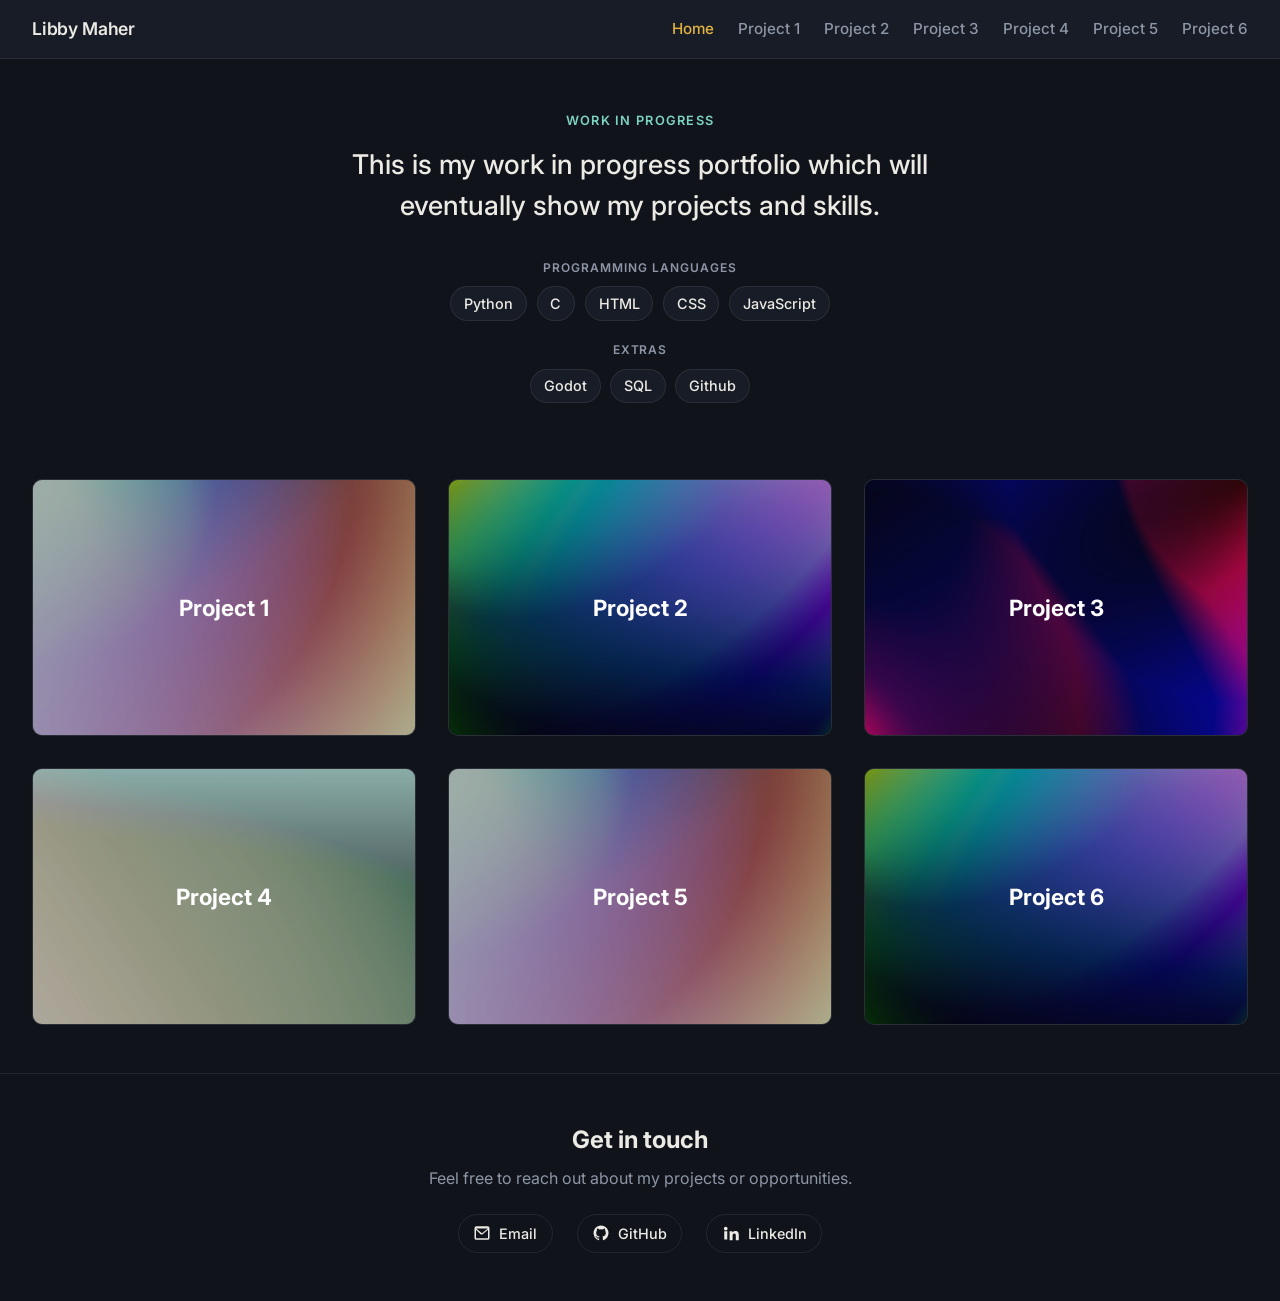
<file: index.html>
<!DOCTYPE html>
<html lang="en">
<head>
    <title>Libby Maher</title>
    <meta charset="UTF-8">
    <meta name="viewport" content="width=device-width, initial-scale=1">
    <!-- Font -->
    <link rel="preconnect" href="https://fonts.googleapis.com">
    <link rel="preconnect" href="https://fonts.gstatic.com" crossorigin>
    <link href="https://fonts.googleapis.com/css2?family=Inter:wght@400;500;600;700&display=swap" rel="stylesheet">
    
    <link rel="stylesheet" href="main.css">
</head>
<body>
    <!-- Header -->
    <header>
        <!-- Navigation -->
        <nav class="navbar">
            <a href="index.html" class="name">Libby Maher</a>

            <!-- Hamburger Menu -->
            <button class="navToggle" aria-label="toggle menu" aria-expanded="false">
                <span class="bar"></span>
                <span class="bar"></span>
                <span class="bar"></span>
            </button>

            <!-- Links -->
            <ul class="navLinks">
                <li><a href="index.html">Home</a></li>
                <li><a href="project1.html">Project 1</a></li>
                <li><a href="project2.html">Project 2</a></li>
                <li><a href="project3.html">Project 3</a></li>
                <li><a href="project4.html">Project 4</a></li>
                <li><a href="project5.html">Project 5</a></li>
                <li><a href="project6.html">Project 6</a></li>
            </ul>
        </nav>
    </header>

    <!-- Main -->
    <main class="main">
        <header class="hero">
            <span class="eyebrow">Work in progress</span>
            <h2>This is my work in progress portfolio which will eventually show my projects and skills.</h2>

            <div class="stackGroup">
                <span class="stackLabel">Programming Languages</span>
                <ul class="stackList">
                    <li>Python</li>
                    <li>C</li>
                    <li>HTML</li>
                    <li>CSS</li>
                    <li>JavaScript</li>
                </ul>
            </div>
            <div class="stackGroup">
                <span class="stackLabel">Extras</span>
                <ul class="stackList">
                    <li>Godot</li>
                    <li>SQL</li>
                    <li>Github</li>
                </ul>
            </div>
        </header>

        <!-- Project tiles -->
        <div class="tiles">
            <article>
                <a href="project1.html">
                    <img src="assets/box1.jpg" alt="Screenshot of Project 1">
                    <div class="tileOverlay">
                        <div class="tileText">
                            <h3>Project 1</h3>
                            <p class="moreInfo">Work in Progress</p>
                        </div>
                    </div>
                </a>
            </article>
            <article>
                <a href="project2.html">
                    <img src="assets/box2.jpg" alt="Screenshot of Project 2">
                    <div class="tileOverlay">
                        <div class="tileText">
                            <h3>Project 2</h3>
                            <p class="moreInfo">Work in Progress</p>
                        </div>
                    </div>
                </a>
            </article>
            <article>
                <a href="project3.html">
                    <img src="assets/box3.jpg" alt="Screenshot of Project 3">
                    <div class="tileOverlay">
                        <div class="tileText">
                            <h3>Project 3</h3>
                            <p class="moreInfo">Work in Progress</p>
                        </div>
                    </div>
                </a>
            </article>
            <article>
                <a href="project4.html">
                    <img src="assets/box4.jpg" alt="Screenshot of Project 4">
                    <div class="tileOverlay">
                        <div class="tileText">
                            <h3>Project 4</h3>
                            <p class="moreInfo">Work in Progress</p>
                        </div>
                    </div>
                </a>
            </article>
            <article>
                <a href="project5.html">
                    <img src="assets/box1.jpg" alt="Screenshot of Project 5">
                    <div class="tileOverlay">
                        <div class="tileText">
                            <h3>Project 5</h3>
                            <p class="moreInfo">Work in Progress</p>
                        </div>
                    </div>
                </a>
            </article>
            <article>
                <a href="project6.html">
                    <img src="assets/box2.jpg" alt="Screenshot of Project 6">
                    <div class="tileOverlay">
                        <div class="tileText">
                            <h3>Project 6</h3>
                            <p class="moreInfo">Work in Progress</p>
                        </div>
                    </div>
                </a>
            </article>
        </div>
    </main>

    <footer>
        <section>
            <h2>Get in touch</h2>
            <p>Feel free to reach out about my projects or opportunities.</p>
            <ul class="contactLinks">
                <li>
                    <a href="mailto:youremail@example.com">
                        <svg viewBox="0 0 24 24" aria-hidden="true"><path d="M2 5.5A2.5 2.5 0 0 1 4.5 3h15A2.5 2.5 0 0 1 22 5.5v13a2.5 2.5 0 0 1-2.5 2.5h-15A2.5 2.5 0 0 1 2 18.5v-13Zm2.2.5 7.34 6.1a.75.75 0 0 0 .92 0L19.8 6H4.2ZM20 7.6l-6.8 5.66a2.75 2.75 0 0 1-3.4 0L4 7.6V18.5c0 .28.22.5.5.5h15a.5.5 0 0 0 .5-.5V7.6Z"/></svg>
                        <span>Email</span>
                    </a>
                </li>
                <li>
                    <a href="https://github.com/your-username" target="_blank" rel="noopener">
                        <svg viewBox="0 0 24 24" aria-hidden="true"><path d="M12 2a10 10 0 0 0-3.16 19.5c.5.09.68-.22.68-.48v-1.7c-2.78.6-3.37-1.34-3.37-1.34-.46-1.15-1.11-1.46-1.11-1.46-.9-.62.07-.6.07-.6 1 .07 1.53 1.03 1.53 1.03.9 1.52 2.34 1.08 2.91.83.09-.65.35-1.08.63-1.33-2.22-.25-4.56-1.11-4.56-4.94 0-1.09.39-1.99 1.03-2.68-.1-.26-.45-1.28.1-2.66 0 0 .84-.27 2.75 1.02a9.6 9.6 0 0 1 5 0c1.91-1.3 2.75-1.02 2.75-1.02.55 1.38.2 2.4.1 2.66.64.69 1.03 1.59 1.03 2.68 0 3.84-2.34 4.68-4.57 4.93.36.31.68.92.68 1.85v2.74c0 .27.18.58.69.48A10 10 0 0 0 12 2Z"/></svg>
                        <span>GitHub</span>
                    </a>
                </li>
                <li>
                    <a href="https://www.linkedin.com/in/your-username" target="_blank" rel="noopener">
                        <svg viewBox="0 0 24 24" aria-hidden="true"><path d="M4.98 3.5a2.5 2.5 0 1 0 0 5 2.5 2.5 0 0 0 0-5ZM3 9.75h4v11H3v-11Zm7 0h3.8v1.5h.05c.53-.95 1.83-1.95 3.77-1.95 4.03 0 4.78 2.55 4.78 5.86v6.59h-4v-5.84c0-1.39-.03-3.18-1.98-3.18-1.99 0-2.29 1.5-2.29 3.08v5.94h-4v-11Z"/></svg>
                        <span>LinkedIn</span>
                    </a>
                </li>
            </ul>
        </section>
    </footer>

    <!-- Scripts -->
    <script src="main.js"></script>
</body>
</html>
</file>
<file: main.css>
/* ==========================================================================
   TOKENS
   ========================================================================== */
:root {
    --bg: #10131a;
    --surface: #171c26;
    --surface-hover: #1e2531;
    --border: rgba(255, 255, 255, 0.08);
    --text: #eceae4;
    --text-muted: #8d96a6;
    --accent: #e3b341;   /* amber, like a syntax keyword */
    --accent-2: #7dd3c0;  /* soft teal, secondary accent */
    --radius: 10px;
    --transition-fast: 0.2s ease-in-out;
    --transition-slow: 0.4s ease-in-out;
}

/* ==========================================================================
   OVERALL
   ========================================================================== */
* {
    box-sizing: border-box;
}

body {
    font-family: "Inter", Arial, Helvetica, sans-serif;
    background-color: var(--bg);
    color: var(--text);
    padding: 0;
    margin: 0;
    line-height: 1.5;
}

a {
    color: inherit;
}

:focus-visible {
    outline: 2px solid var(--accent);
    outline-offset: 3px;
}

/* ==========================================================================
   NAVIGATION
   ========================================================================== */
.navbar {
    display: flex;
    justify-content: space-between;
    align-items: center;
    padding: 1rem 2rem;
    background-color: var(--surface);
    border-bottom: 1px solid var(--border);
    color: var(--text);
    position: relative;
    z-index: 10;
}

.name {
    display: inline-flex;
    align-items: center;
    font-size: 1.1rem;
    font-weight: 600;
    text-decoration: none;
    color: var(--text);
    letter-spacing: -0.01em;
}

.navLinks {
    display: none;
    position: absolute;
    list-style: none;
    gap: 0;
    margin: 0;
    flex-direction: column;
    top: 100%;
    left: 0;
    width: 100%;
    background-color: var(--surface);
    padding: 0.5rem 0;
    border-bottom: 1px solid var(--border);
    box-shadow: 0 12px 24px rgba(0, 0, 0, 0.35);
}

.navLinks a {
    display: block;
    color: var(--text-muted);
    text-decoration: none;
    font-size: 0.95rem;
    font-weight: 500;
    transition: color var(--transition-fast);
}

.navLinks a:hover,
.navLinks a:focus-visible {
    color: var(--accent-2);
}

.navLinks a.active {
    color: var(--accent);
}

.navToggle {
    display: flex;
    flex-direction: column;
    gap: 4px;
    background: none;
    border: none;
    cursor: pointer;
    padding: 4px;
}

.navToggle .bar {
    width: 25px;
    height: 2px;
    background-color: var(--text);
    border-radius: 2px;
    transition: transform var(--transition-fast), opacity var(--transition-fast);
}

.navLinks.active {
    display: flex;
}

.navLinks li {
    text-align: center;
    padding: 0.75rem 0;
}

/* ==========================================================================
   HERO
   ========================================================================== */
.hero {
    padding: 3rem 1.5rem 2.5rem;
    text-align: center;
    max-width: 46em;
    margin: 0 auto;
}

.eyebrow {
    display: inline-block;
    font-size: 0.8rem;
    font-weight: 600;
    letter-spacing: 0.1em;
    text-transform: uppercase;
    color: var(--accent-2);
    margin-bottom: 0.9rem;
}

.hero h2 {
    font-size: clamp(1.3rem, 2.5vw, 1.7rem);
    font-weight: 500;
    color: var(--text);
    margin: 0 0 2rem;
}

.stackGroup {
    margin-bottom: 1.25rem;
}

.stackLabel {
    display: block;
    font-size: 0.75rem;
    font-weight: 600;
    letter-spacing: 0.08em;
    text-transform: uppercase;
    color: var(--text-muted);
    margin-bottom: 0.6rem;
}

.stackList {
    list-style: none;
    display: flex;
    flex-wrap: wrap;
    justify-content: center;
    gap: 0.6rem;
    margin: 0;
    padding: 0;
}

.stackList li {
    font-size: 0.9rem;
    font-weight: 500;
    padding: 0.35rem 0.8rem;
    border: 1px solid var(--border);
    border-radius: 999px;
    background-color: var(--surface);
    color: var(--text);
}

/* ==========================================================================
   PROJECT TILES
   ========================================================================== */
.tiles {
    display: grid;
    grid-template-columns: repeat(3, 1fr);
    gap: 2rem;
    padding: 1rem 2rem 3rem;
    max-width: 120em;
    margin: 0 auto;
}

.tiles article {
    width: 100%;
    position: relative;
    overflow: hidden;
    border-radius: var(--radius);
    background-color: var(--surface);
    border: 1px solid var(--border);
    transform: scale(1);
    transition: transform var(--transition-slow), box-shadow var(--transition-slow);
    will-change: transform;
}

.tiles article a {
    display: block;
    width: 100%;
    height: 100%;
    position: relative;
}

.tiles article img {
    width: 100%;
    height: auto;
    display: block;
    transform: scale(1);
    transition: transform var(--transition-slow), opacity var(--transition-slow);
}


.tileOverlay {
    position: absolute;
    top: 0;
    left: 0;
    width: 100%;
    height: 100%;
    background-color: rgba(16, 19, 26, 0.35);
    display: flex;
    justify-content: center;
    align-items: center;
    padding: 1rem;
    box-sizing: border-box;
    transition: background-color var(--transition-slow);
}

.tileText {
    color: #fff;
    text-align: center;
    width: 100%;
}

.tileText h3 {
    font-size: 1.4rem;
    margin: 0;
}

.moreInfo {
    font-size: 0.9rem;
    font-weight: 500;
    margin: 0;
    color: var(--accent-2);
    opacity: 0;
    max-height: 0;
    transform: translateY(10px);
    transition: opacity var(--transition-slow), transform var(--transition-slow), max-height var(--transition-slow);
}

/* Expands the whole tile and raises it above its neighbors */
.tiles article:hover,
.tiles article:focus-within {
    transform: scale(1.08);
    z-index: 5;
    box-shadow: 0 16px 30px rgba(0, 0, 0, 0.45);
    border-color: var(--accent-2);
}

.tiles article:hover img,
.tiles article:focus-within img {
    transform: scale(1.12);
    opacity: 0.45;
}

.tiles article:hover .tileOverlay,
.tiles article:focus-within .tileOverlay {
    background-color: rgba(16, 19, 26, 0.85);
}

.tiles article:hover .moreInfo,
.tiles article:focus-within .moreInfo {
    opacity: 1;
    max-height: 80px;
    transform: translateY(0);
    margin-top: 0.5rem;
}

/* ==========================================================================
   FOOTER / CONTACT
   ========================================================================== */
footer {
    padding: 3rem 1.5rem;
    text-align: center;
    border-top: 1px solid var(--border);
}

footer h2 {
    margin: 0 0 0.5rem;
}

footer p {
    color: var(--text-muted);
    margin: 0 0 1.5rem;
}

.contactLinks {
    list-style: none;
    display: flex;
    justify-content: center;
    gap: 1.5rem;
    margin: 0;
    padding: 0;
}

.contactLinks a {
    display: inline-flex;
    align-items: center;
    gap: 0.5rem;
    text-decoration: none;
    color: var(--text);
    font-size: 0.9rem;
    font-weight: 500;
    padding: 0.5rem 0.9rem;
    border: 1px solid var(--border);
    border-radius: 999px;
    transition: color var(--transition-fast), border-color var(--transition-fast);
}

.contactLinks svg {
    width: 18px;
    height: 18px;
    fill: currentColor;
}

.contactLinks a:hover,
.contactLinks a:focus-visible {
    color: var(--accent);
    border-color: var(--accent);
}

/* ==========================================================================
   RESPONSIVE BREAKPOINTS
   ========================================================================== */
@media (max-width: 900px) {
    .tiles {
        grid-template-columns: repeat(2, 1fr);
    }
}

@media (max-width: 600px) {
    .tiles {
        max-width: 25em;
        grid-template-columns: 1fr;
        gap: 1.5rem;
        padding: 1rem 1.5rem 2.5rem;
    }

    .tiles article:hover,
    .tiles article:focus-within {
        transform: scale(1.04); /* smaller lift on narrow screens so tiles don't clip the viewport edge */
    }

    .contactLinks {
        flex-direction: column;
        align-items: center;
    }
}

@media (min-width: 769px) {
    .navToggle {
        display: none;
    }
    .navLinks {
        display: flex;
        position: static;
        flex-direction: row;
        width: auto;
        padding: 0;
        gap: 1.5rem;
        border-bottom: none;
        box-shadow: none;
        background-color: transparent;
    }
    .navLinks li {
        padding: 0;
    }
}

/* ==========================================================================
   MOTION PREFERENCES
   ========================================================================== */
@media (prefers-reduced-motion: reduce) {
    * {
        animation-duration: 0.001ms !important;
        animation-iteration-count: 1 !important;
        transition-duration: 0.001ms !important;
    }
    .tiles article:hover,
    .tiles article:focus-within {
        transform: none;
    }
    .tiles article:hover img,
    .tiles article:focus-within img {
        transform: none;
    }
}
</file>
